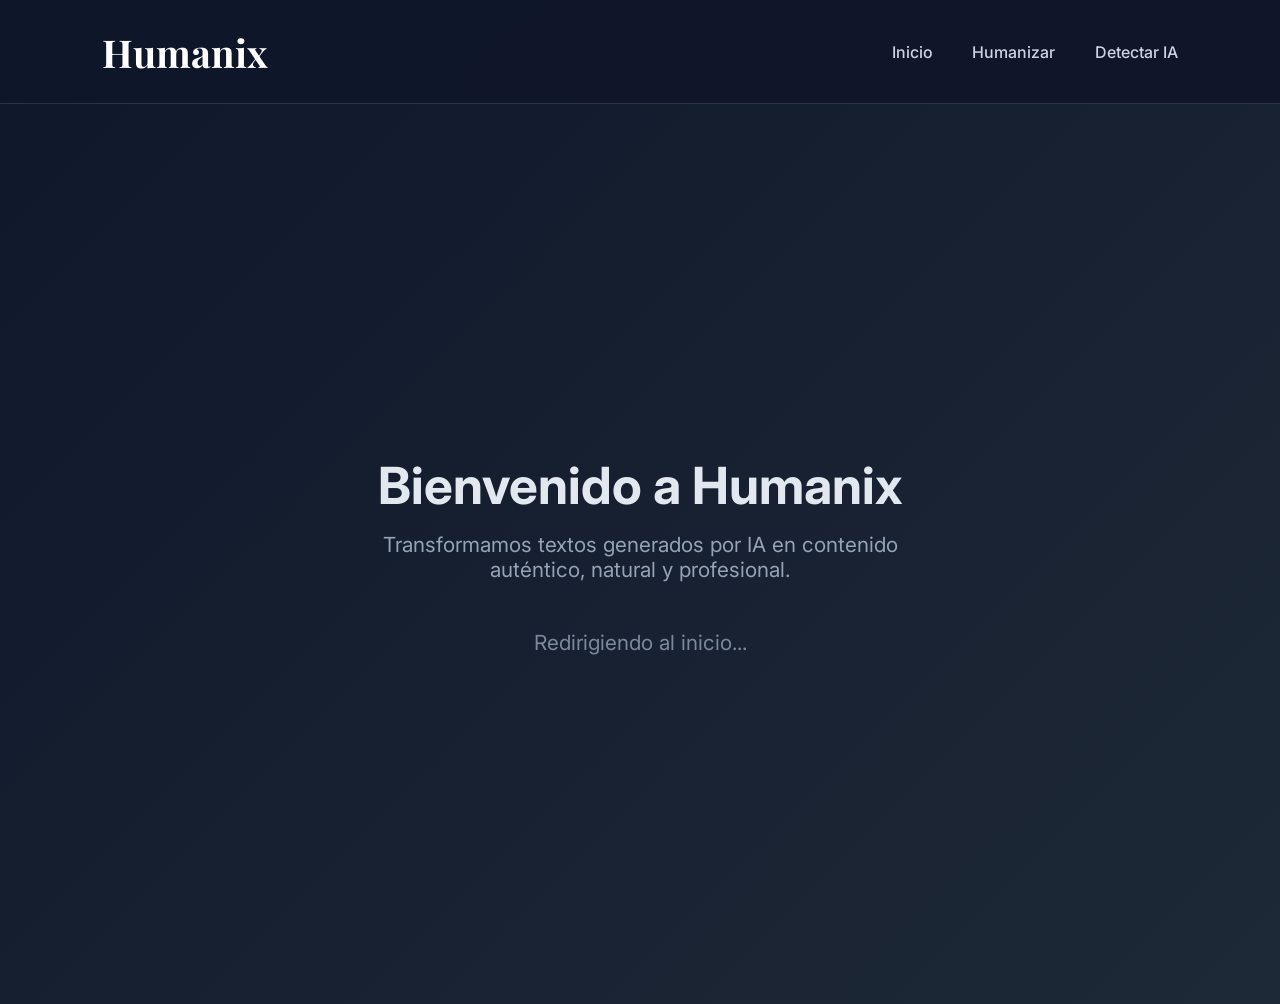
<file: index.html>
<!DOCTYPE html>
<html lang="es">
<head>
    <meta charset="UTF-8">
    <meta name="viewport" content="width=device-width, initial-scale=1.0">
    <title>Humanix - Humaniza textos de IA</title>
    <link rel="stylesheet" href="/assets/styles.css">
    <style>
        .redirect-container {
            height: 100vh;
            display: flex;
            flex-direction: column;
            justify-content: center;
            align-items: center;
            text-align: center;
            padding: 2rem;
        }
        .redirect-container h1 {
            font-size: 3.2rem;
            margin-bottom: 1rem;
        }
        .redirect-container p {
            font-size: 1.3rem;
            color: #94A3B8;
            max-width: 600px;
        }
    </style>
</head>
<body>
    <header>
        <div class="logo">Humanix</div>
        <nav>
            <a href="/hub">Inicio</a>
            <a href="/humanizador">Humanizar</a>
            <a href="/detector">Detectar IA</a>
        </nav>
    </header>

    <div class="redirect-container">
        <h1>Bienvenido a Humanix</h1>
        <p>Transformamos textos generados por IA en contenido auténtico, natural y profesional.</p>
        <p style="margin-top: 3rem; opacity: 0.8;">Redirigiendo al inicio...</p>
    </div>

    <script>
        setTimeout(() => {
            window.location.href = "/hub";
        }, 1600);
    </script>
</body>
</html>
</file>
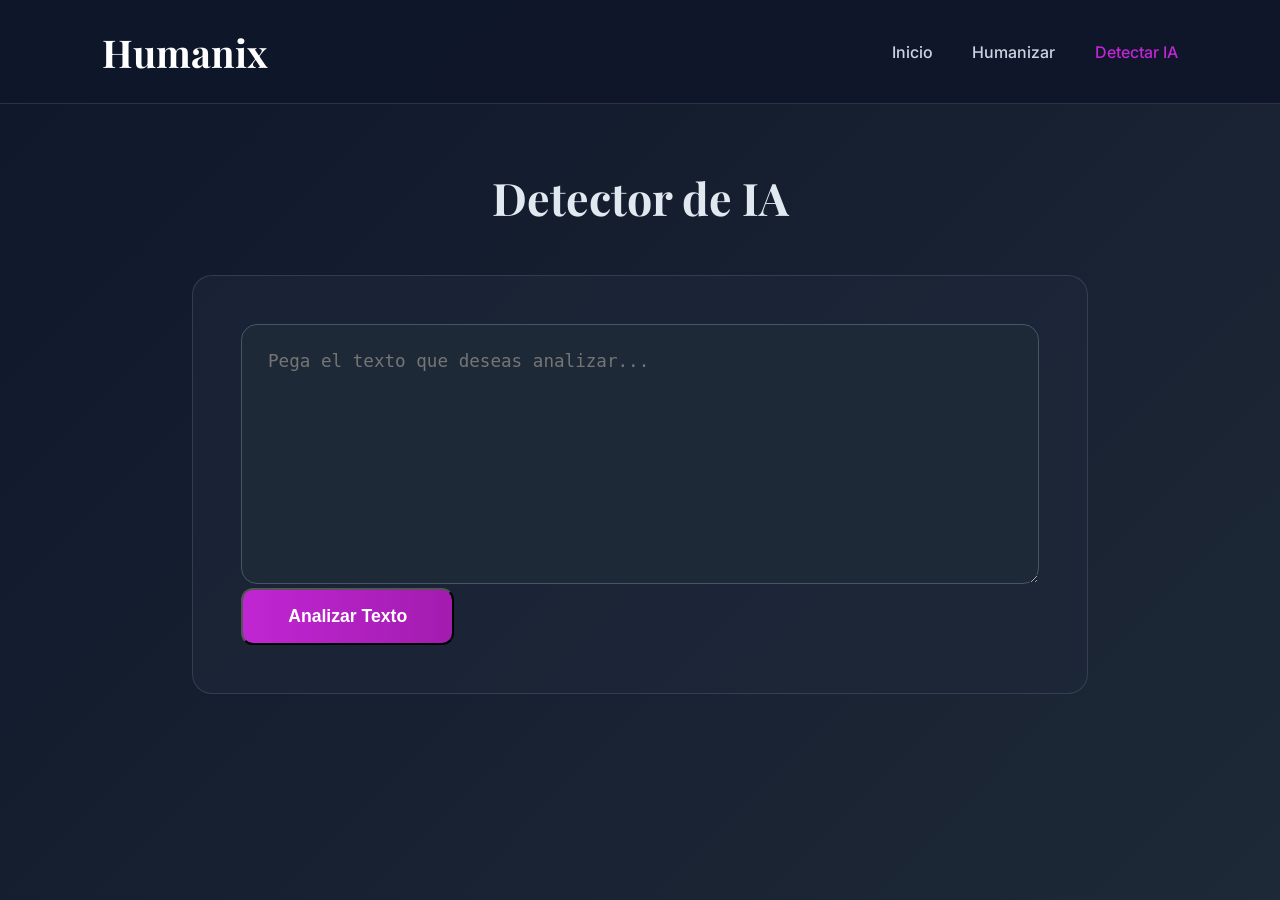
<file: detector/index.html>
<!DOCTYPE html>
<html lang="es">
<head>
    <meta charset="UTF-8">
    <meta name="viewport" content="width=device-width, initial-scale=1.0">
    <title>Detector de IA - Humanix</title>
    <link rel="stylesheet" href="/assets/styles.css">
</head>
<body>
    <header>
        <div class="logo">Humanix</div>
        <nav>
            <a href="/hub">Inicio</a>
            <a href="/humanizador">Humanizar</a>
            <a href="/detector" class="active">Detectar IA</a>
        </nav>
    </header>

    <div class="container">
        <h2 class="section-title">Detector de IA</h2>
        <div class="tool-card">
            <textarea id="detect-input" placeholder="Pega el texto que deseas analizar..."></textarea>
            <button onclick="detectAI()" class="btn primary full-width">Analizar Texto</button>
            
            <div id="detect-result" class="result-area hidden">
                <div id="ai-score" class="score"></div>
                <div id="detect-explanation"></div>
                <h4>Palabras sospechosas encontradas:</h4>
                <div id="detected-list" class="word-list"></div>
            </div>
        </div>
    </div>

    <script src="script.js"></script>
</body>
</html>
</file>
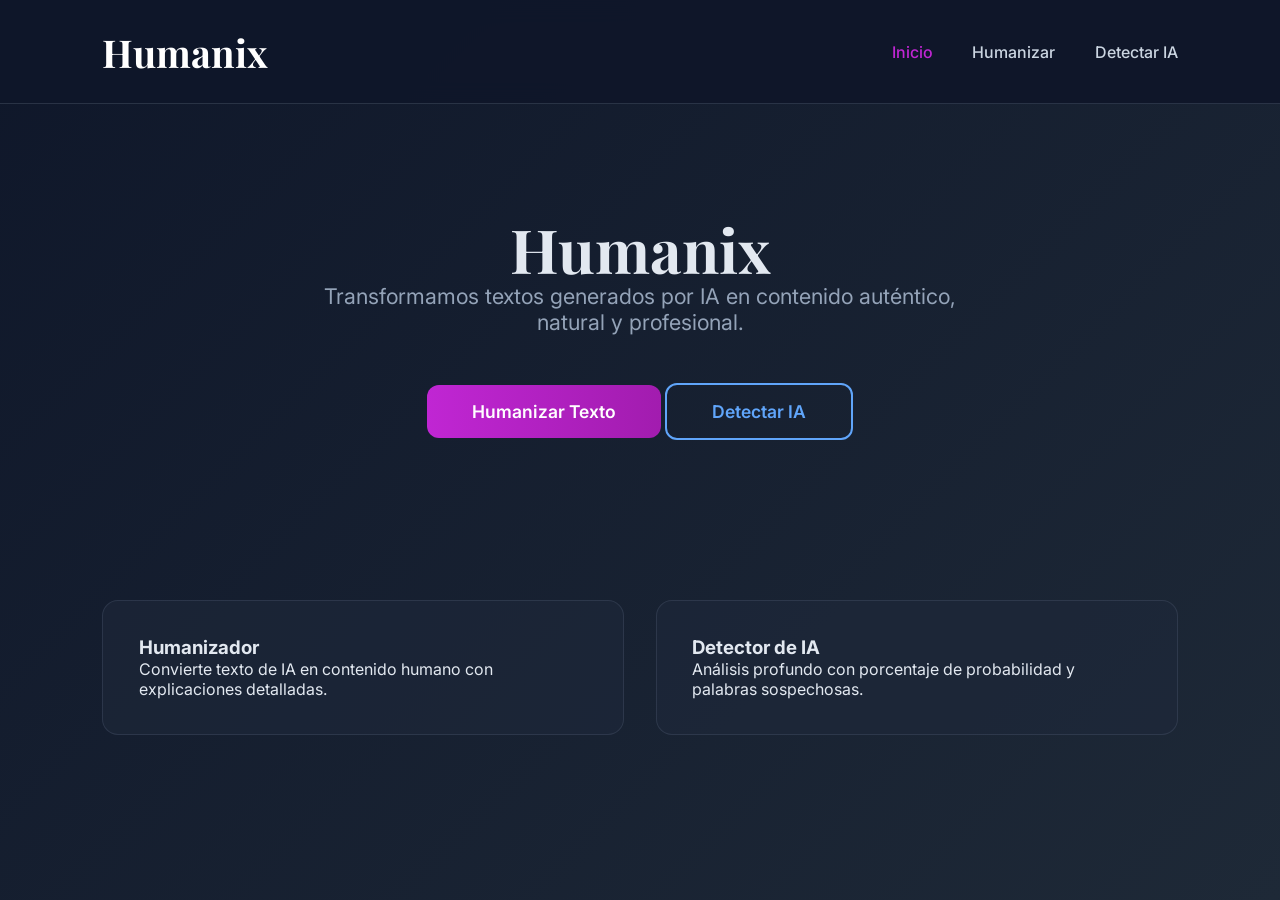
<file: hub/index.html>
<!DOCTYPE html>
<html lang="es">
<head>
    <meta charset="UTF-8">
    <meta name="viewport" content="width=device-width, initial-scale=1.0">
    <title>Humanix • Inicio</title>
    <link rel="stylesheet" href="/assets/styles.css">
</head>
<body>
    <header>
        <div class="logo">Humanix</div>
        <nav>
            <a href="/hub" class="active">Inicio</a>
            <a href="/humanizador">Humanizar</a>
            <a href="/detector">Detectar IA</a>
        </nav>
    </header>

    <div class="hero">
        <h1>Humanix</h1>
        <p class="subtitle">Transformamos textos generados por IA en contenido auténtico, natural y profesional.</p>
        <div>
            <a href="/humanizador" class="btn primary">Humanizar Texto</a>
            <a href="/detector" class="btn secondary">Detectar IA</a>
        </div>
    </div>

    <div class="features">
        <div class="feature-card">
            <h3>Humanizador</h3>
            <p>Convierte texto de IA en contenido humano con explicaciones detalladas.</p>
        </div>
        <div class="feature-card">
            <h3>Detector de IA</h3>
            <p>Análisis profundo con porcentaje de probabilidad y palabras sospechosas.</p>
        </div>
    </div>
</body>
</html>
</file>
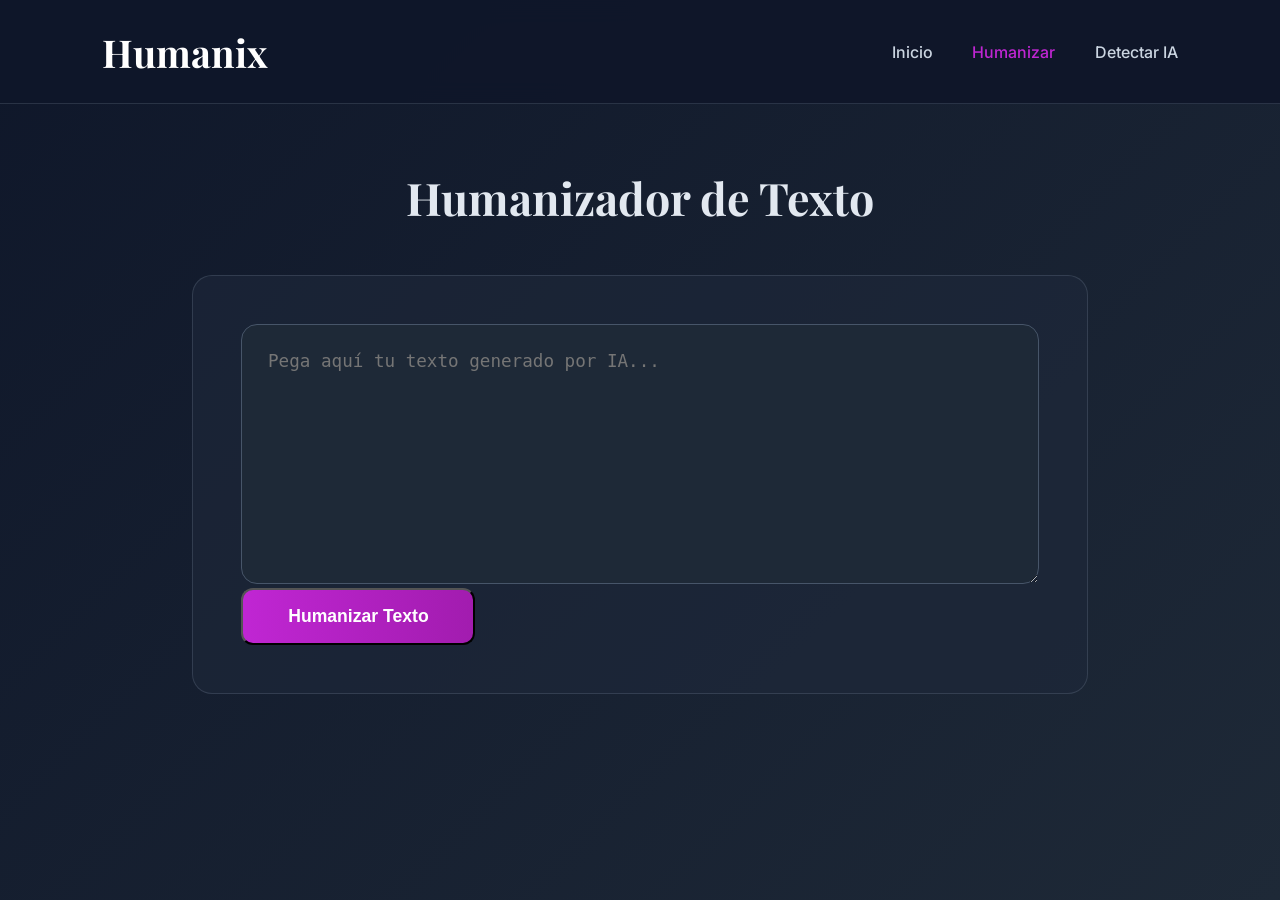
<file: humanizador/index.html>
<!DOCTYPE html>
<html lang="es">
<head>
    <meta charset="UTF-8">
    <meta name="viewport" content="width=device-width, initial-scale=1.0">
    <title>Humanizador - Humanix</title>
    <link rel="stylesheet" href="/assets/styles.css">
</head>
<body>
    <header>
        <div class="logo">Humanix</div>
        <nav>
            <a href="/hub">Inicio</a>
            <a href="/humanizador" class="active">Humanizar</a>
            <a href="/detector">Detectar IA</a>
        </nav>
    </header>

    <div class="container">
        <h2 class="section-title">Humanizador de Texto</h2>
        <div class="tool-card">
            <textarea id="humanize-input" placeholder="Pega aquí tu texto generado por IA..."></textarea>
            <button onclick="humanizeText()" class="btn primary full-width">Humanizar Texto</button>
            
            <div id="humanize-result" class="result-area hidden">
                <h3>✅ Versión Humanizada</h3>
                <div id="humanized-output" class="output-text"></div>
                <button onclick="copyResult()" class="copy-btn">📋 Copiar Texto</button>
                
                <h4 style="margin-top: 2rem;">Palabras que delataban IA:</h4>
                <div id="flagged-list" class="word-list"></div>
            </div>
        </div>
    </div>

    <script src="script.js"></script>
</body>
</html>
</file>
<file: assets/styles.css>
@import url('https://fonts.googleapis.com/css2?family=Inter:wght@400;500;600&family=Playfair+Display:wght@500;600;700&display=swap');

:root {
    --primary: #1E3A8A;
    --accent: #C026D3;
    --light: #60A5FA;
    --dark: #0F172A;
}

* { margin:0; padding:0; box-sizing:border-box; }

body {
    font-family: 'Inter', sans-serif;
    background: linear-gradient(135deg, #0F172A 0%, #1E2937 100%);
    color: #E2E8F0;
    min-height: 100vh;
}

header {
    padding: 1.6rem 8%;
    display: flex;
    justify-content: space-between;
    align-items: center;
    background: rgba(15, 23, 42, 0.95);
    backdrop-filter: blur(12px);
    position: sticky;
    top: 0;
    z-index: 100;
    border-bottom: 1px solid rgba(148, 163, 184, 0.2);
}

.logo {
    font-family: 'Playfair Display', serif;
    font-size: 2.4rem;
    font-weight: 700;
    color: white;
}

nav a {
    color: #CBD5E1;
    text-decoration: none;
    margin-left: 2.2rem;
    font-weight: 500;
}

nav a:hover, nav a.active { color: var(--accent); }

/* Hero */
.hero {
    text-align: center;
    padding: 7rem 5% 5rem;
    max-width: 900px;
    margin: 0 auto;
}

.hero h1 {
    font-size: 3.8rem;
    line-height: 1.1;
    font-family: 'Playfair Display', serif;
}

.subtitle {
    font-size: 1.35rem;
    color: #94A3B8;
    max-width: 700px;
    margin: 0 auto 3rem;
}

.btn {
    padding: 1rem 2.8rem;
    border-radius: 12px;
    font-size: 1.1rem;
    font-weight: 600;
    cursor: pointer;
    transition: all 0.3s;
    text-decoration: none;
    display: inline-block;
}

.btn.primary {
    background: linear-gradient(90deg, var(--accent), #A21CAF);
    color: white;
}

.btn.primary:hover { transform: translateY(-4px); }

.btn.secondary {
    background: transparent;
    border: 2px solid var(--light);
    color: var(--light);
}

/* Contenido */
.container {
    max-width: 1100px;
    margin: 0 auto;
    padding: 4rem 8%;
}

.section-title {
    text-align: center;
    font-size: 2.8rem;
    margin-bottom: 3rem;
    font-family: 'Playfair Display', serif;
}

.tool-card {
    background: rgba(30, 41, 59, 0.6);
    border-radius: 20px;
    padding: 3rem;
    border: 1px solid rgba(148, 163, 184, 0.2);
}

textarea {
    width: 100%;
    min-height: 260px;
    background: #1E2937;
    border: 1px solid #475569;
    border-radius: 16px;
    padding: 1.6rem;
    color: #E2E8F0;
    font-size: 1.1rem;
    resize: vertical;
}

.result-area {
    margin-top: 2.5rem;
    padding: 2rem;
    background: #1E2937;
    border-radius: 16px;
    border: 1px solid var(--accent);
}

.word-item {
    background: rgba(192, 38, 211, 0.1);
    padding: 1rem;
    border-radius: 12px;
    margin-bottom: 12px;
    display: flex;
    justify-content: space-between;
    border-left: 4px solid var(--accent);
}

.copy-btn {
    background: var(--accent);
    color: white;
    border: none;
    padding: 0.9rem 2rem;
    border-radius: 12px;
    cursor: pointer;
    font-weight: 600;
    margin-top: 1rem;
}

.score {
    font-size: 4.2rem;
    font-weight: 700;
    text-align: center;
    color: var(--accent);
    margin: 1rem 0;
}

.features {
    display: grid;
    grid-template-columns: repeat(auto-fit, minmax(320px, 1fr));
    gap: 2rem;
    margin: 5rem auto;
    padding: 0 8%;
}

.feature-card {
    background: rgba(30, 41, 59, 0.6);
    padding: 2.2rem;
    border-radius: 16px;
    border: 1px solid rgba(148, 163, 184, 0.15);
}

.hidden { display: none; }
</file>
